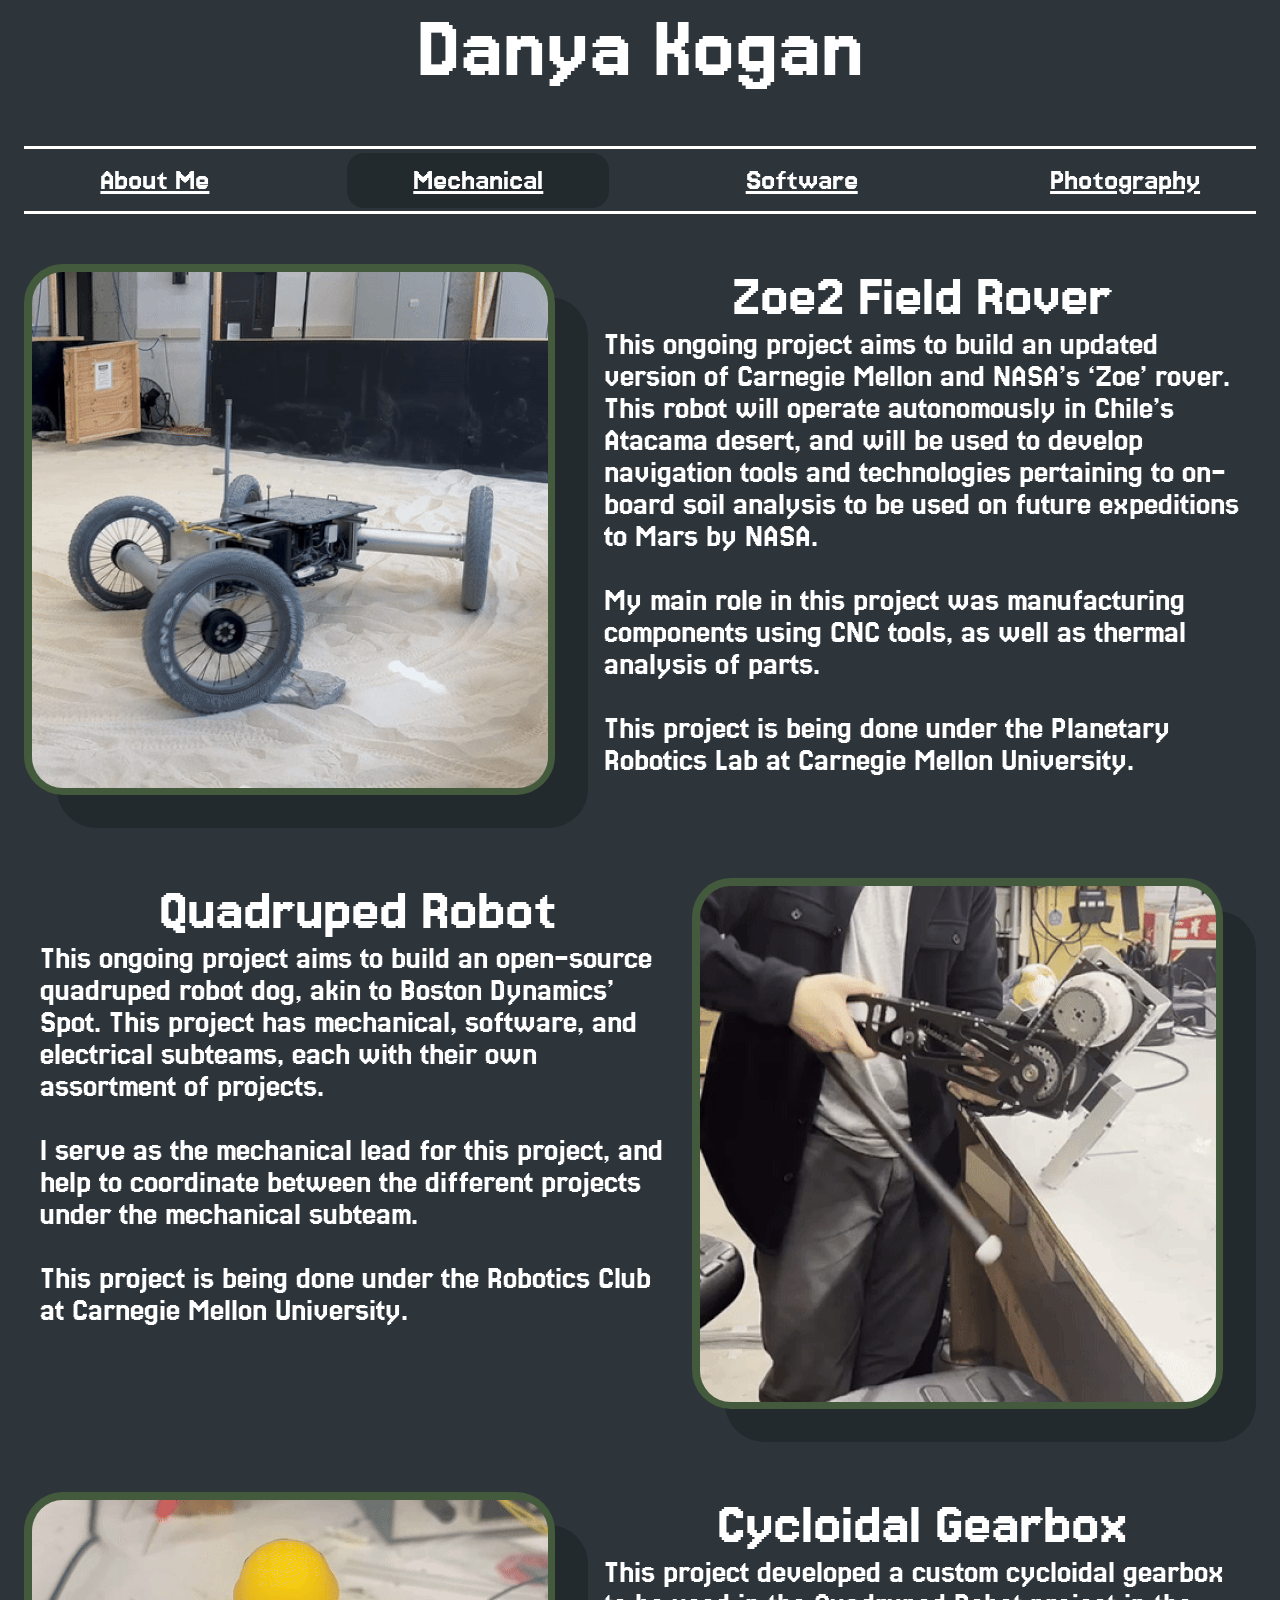
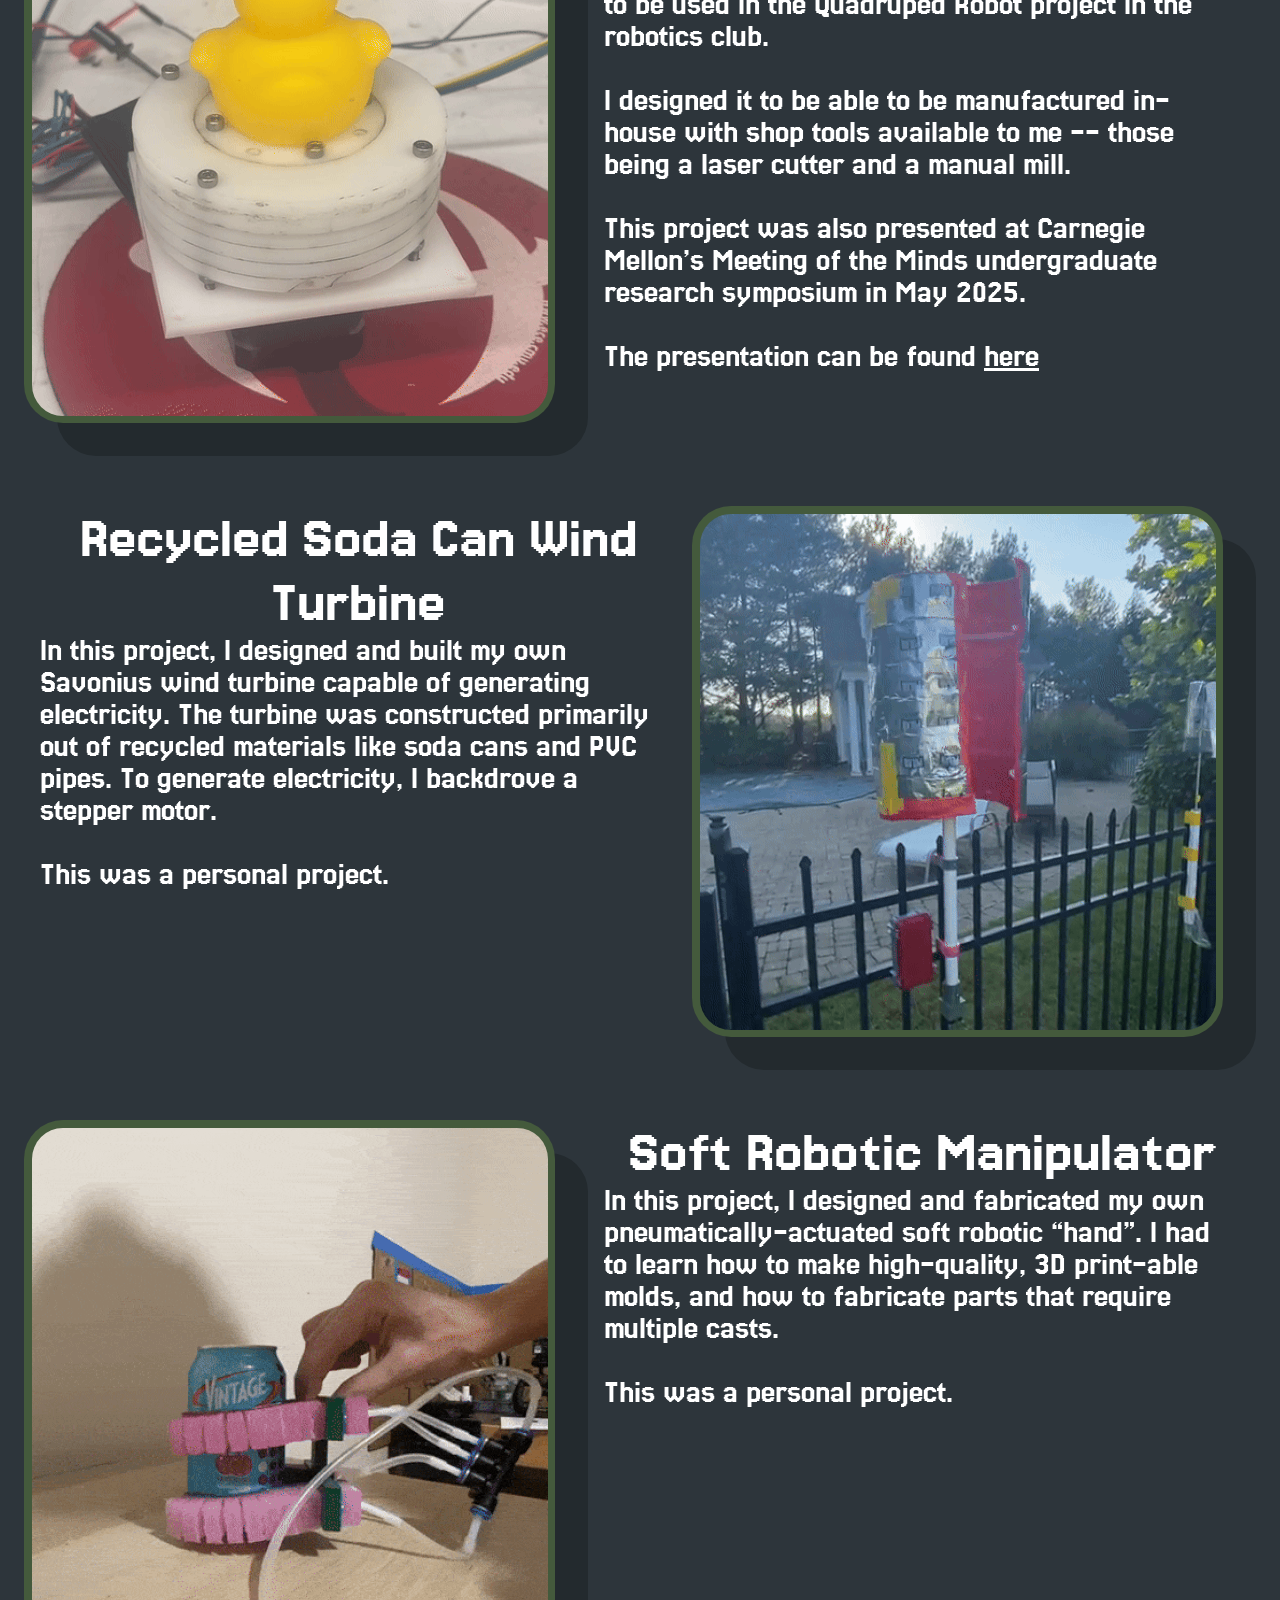
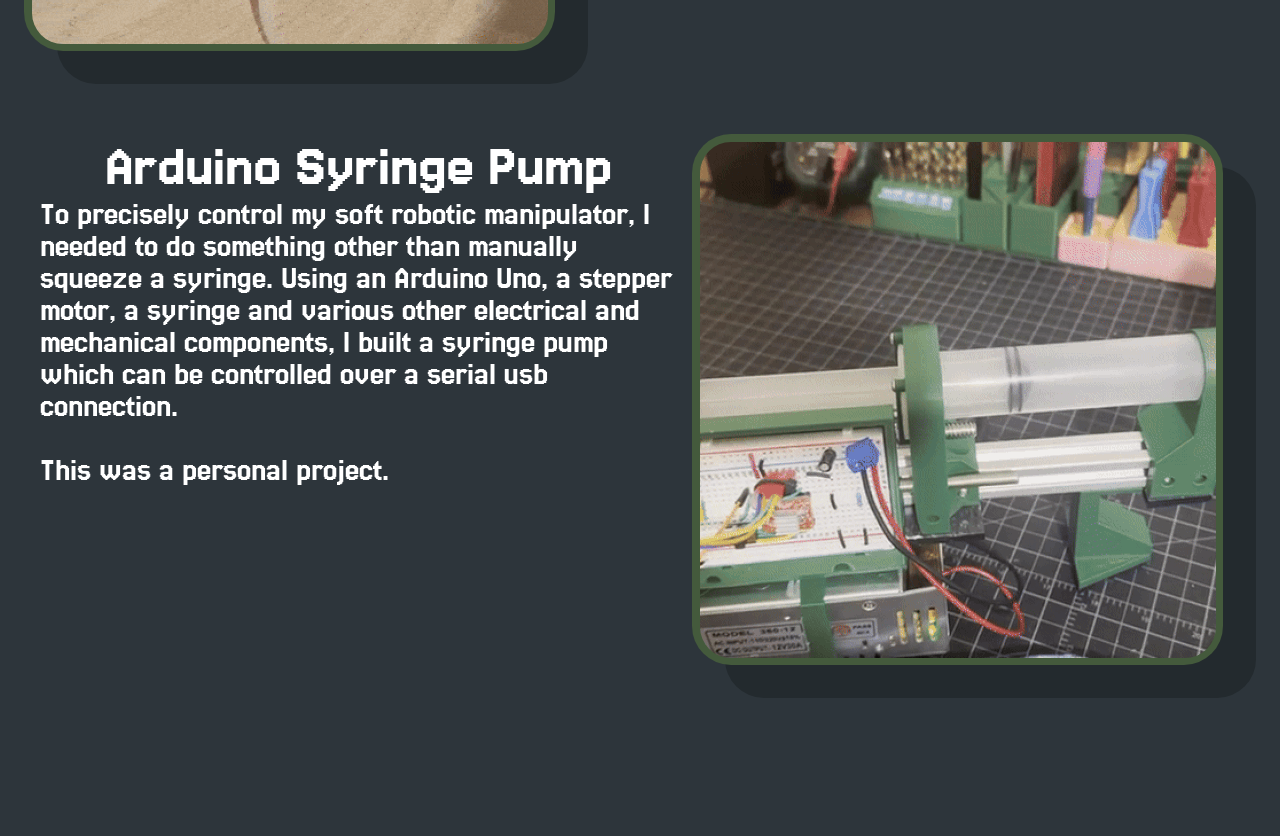
<file: old/mechanical.html>
<!DOCTYPE html><html>
    <head>
        <link rel="preconnect" href="https://fonts.googleapis.com">
        <link rel="preconnect" href="https://fonts.gstatic.com" crossorigin>
        <link href="https://fonts.googleapis.com/css2?family=Jersey+25&display=swap" rel="stylesheet">

        <link rel="preconnect" href="https://fonts.googleapis.com">
        <link rel="preconnect" href="https://fonts.gstatic.com" crossorigin>
        <link href="https://fonts.googleapis.com/css2?family=Jersey+15&family=Jersey+25&display=swap" rel="stylesheet">

        <link href="css/main.css" rel="stylesheet" />
        <title>Document</title>
    </head>
    
    <body>
        <div class="background">
            <div class="parent">
                <div class="title jersey-15-regular">Danya Kogan</div>
                <div class="bar">
                    <a href="index.html" class="menuItem">About Me</a>
                    <a href="mechanical.html" class="menuItemSelected">Mechanical</a>
                    <a href="software.html" class="menuItem">Software</a>
                    <a href="photography.html" class="menuItem">Photography</a>
                </div>

                <!-- Zoe2 -->
                <div class="item">
                    <div class="imageSquare">
                        <div class="shadowSquare"></div>
                        <div class="greenSquare">
                            <img src="images/zoe.gif" class="imageRoundCorners"/>
                        </div>
                    </div>

                    <div class="projectWords">
                        <div class="projectTitle">Zoe2 Field Rover</div>
                        <div class="projectDescription">
                            This ongoing project aims to build an updated version of Carnegie Mellon and NASA’s ‘Zoe’ rover. This robot will operate autonomously in Chile’s Atacama desert, and will be used to develop navigation tools and technologies pertaining to on-board soil analysis to be used on future expeditions to Mars by NASA. 
                            <br><br>
                            My main role in this project was manufacturing components using CNC tools, as well as thermal analysis of parts. 
                            <br><br>
                            This project is being done under the Planetary Robotics Lab at Carnegie Mellon University.
                        </div>

                    </div>

                </div>
                <!-- Quadrupeds -->
                <div class="item">

                    <div class="projectWords">
                        <div class="projectTitle">Quadruped Robot</div>
                        <div class="projectDescription">
                            This ongoing project aims to build an open-source quadruped robot dog, akin to Boston Dynamics’ Spot. This project has mechanical, software, and electrical subteams, each with their own assortment of projects.
                            <br><br>
                            I serve as the mechanical lead for this project, and help to coordinate between the different projects under the mechanical subteam. 
                            <br><br>
                            This project is being done under the Robotics Club at Carnegie Mellon University.
                        </div>

                    </div>

                    <div class="imageSquare">
                        <div class="shadowSquare"></div>
                        <div class="greenSquare">
                            <img src="images/leg.gif" class="imageRoundCorners"/>
                        </div>
                    </div>

                </div>
                <!-- Cycloidal -->
                <div class="item">
                    <div class="imageSquare">
                        <div class="shadowSquare"></div>
                        <div class="greenSquare">
                            <img src="images/gearbox.gif" class="imageRoundCorners"/>
                        </div>
                    </div>

                    <div class="projectWords">
                        <div class="projectTitle">Cycloidal Gearbox</div>
                        <div class="projectDescription">
                            This project developed a custom cycloidal gearbox to be used in the Quadruped Robot project in the robotics club. 
                            <br><br>
                            I designed it to be able to be manufactured in-house with shop tools available to me -- those being a laser cutter and a manual mill.
                            <br><br>
                            This project was also presented at Carnegie Mellon’s Meeting of the Minds undergraduate research symposium in May 2025. 
                            <br><br>
                            The presentation can be found
                            <a href="cycloidal-gearbox-presentation.pdf" style="color:white">here</a>
                        </div>

                    </div>

                </div>
                <!-- Turbine -->
                <div class="item">

                    <div class="projectWords">
                        <div class="projectTitle">Recycled Soda Can Wind Turbine</div>
                        <div class="projectDescription">
                            In this project, I designed and built my own Savonius wind turbine capable of generating electricity. The turbine was constructed primarily out of recycled materials like soda cans and PVC pipes. To generate electricity, I backdrove a stepper motor.
                            <br><br>
                            This was a personal project.
                        </div>

                    </div>

                    <div class="imageSquare">
                        <div class="shadowSquare"></div>
                        <div class="greenSquare">
                            <img src="images/turbine.gif" class="imageRoundCorners"/>
                        </div>
                    </div>

                </div>
                <!-- Soro Manipulator -->
                <div class="item">
                    <div class="imageSquare">
                        <div class="shadowSquare"></div>
                        <div class="greenSquare">
                            <img src="images/manipulator.gif" class="imageRoundCorners"/>
                        </div>
                    </div>

                    <div class="projectWords">
                        <div class="projectTitle">Soft Robotic Manipulator</div>
                        <div class="projectDescription">
                            In this project, I designed and fabricated my own pneumatically-actuated soft robotic “hand”. I had to learn how to make high-quality, 3D print-able molds, and how to fabricate parts that require multiple casts. 
                            <br><br>
                            This was a personal project.

                        </div>

                    </div>

                </div>
                <!-- Syringe Pump -->
                <div class="item">

                    <div class="projectWords">
                        <div class="projectTitle">Arduino Syringe Pump</div>
                        <div class="projectDescription">
                            To precisely control my soft robotic manipulator, I needed to do something other than manually squeeze a syringe. Using an Arduino Uno, a stepper motor, a syringe and various other electrical and mechanical components, I built a syringe pump which can be controlled over a serial usb connection.
                            <br><br>
                            This was a personal project.
                        </div>

                    </div>

                    <div class="imageSquare">
                        <div class="shadowSquare"></div>
                        <div class="greenSquare">
                            <img src="images/pump.gif" class="imageRoundCorners"/>
                        </div>
                    </div>

                </div>


            </div>
        </div>
    </body>
</html>
</file>
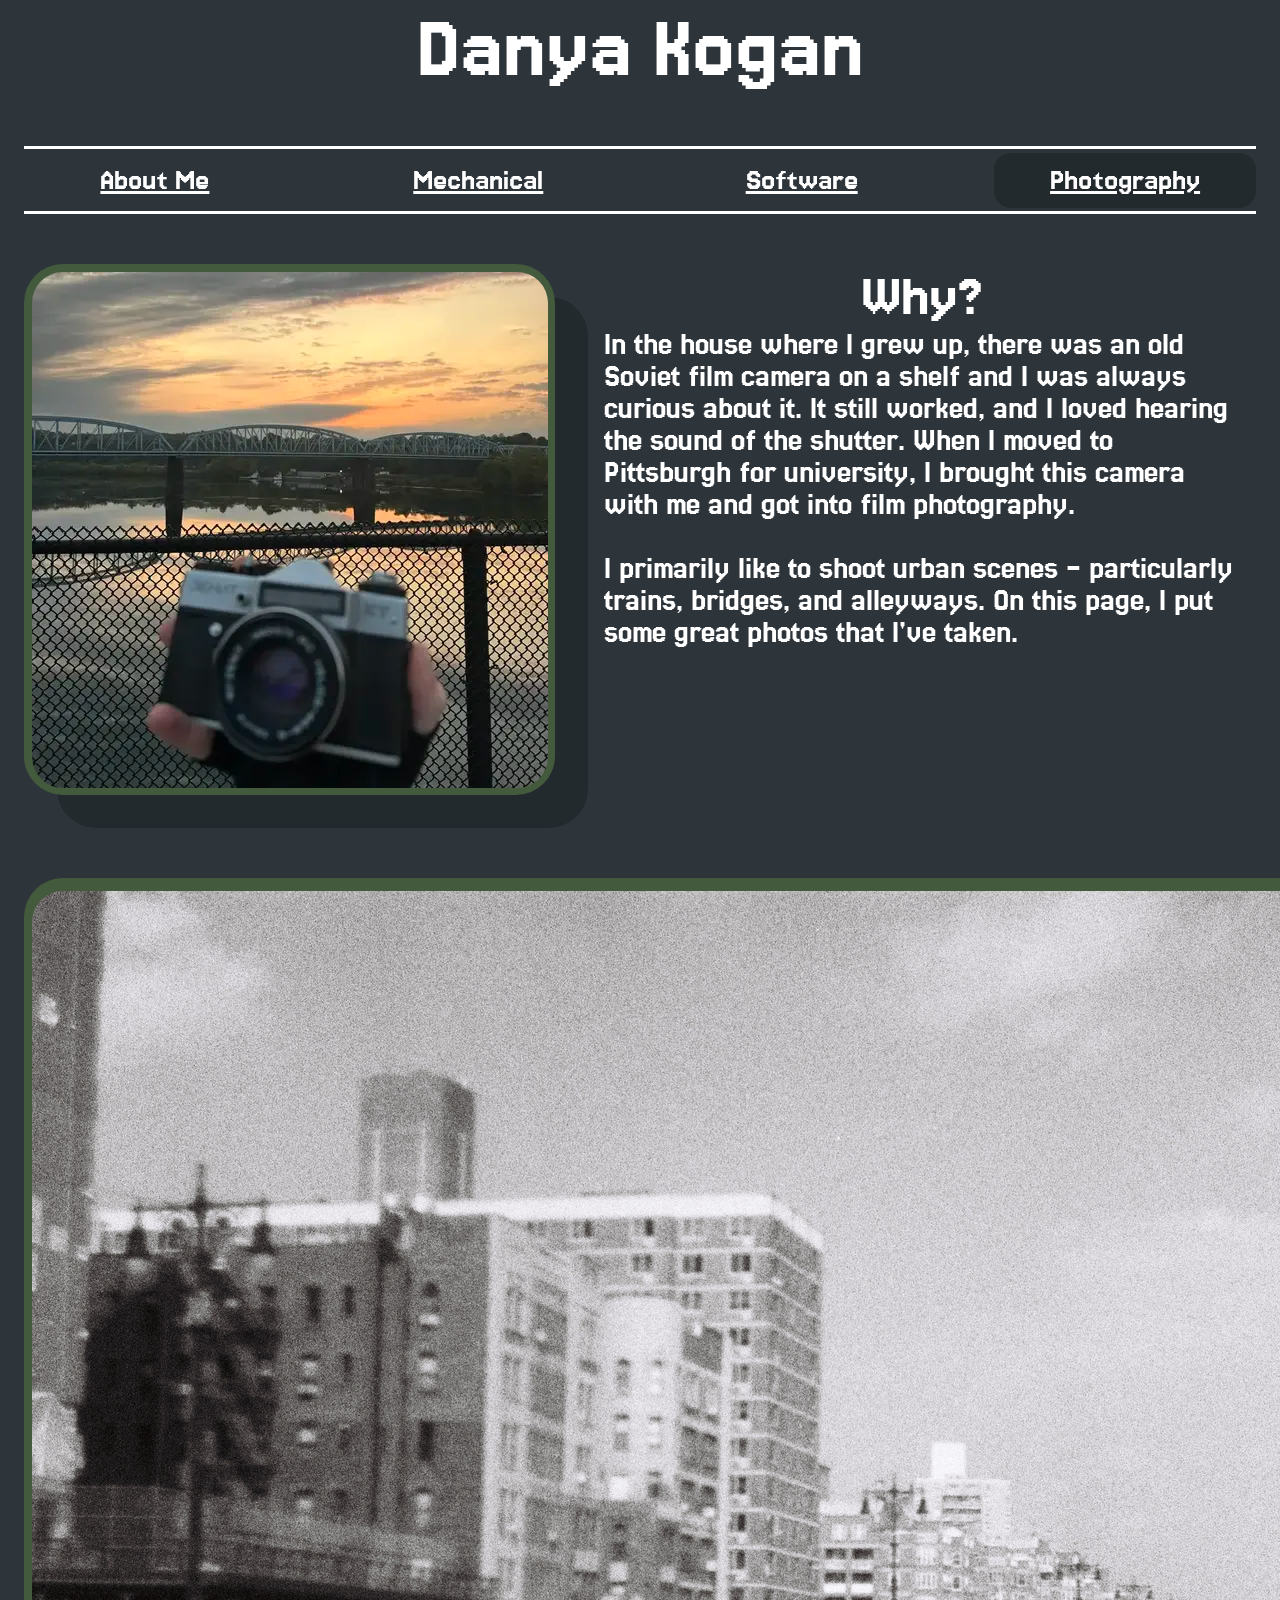
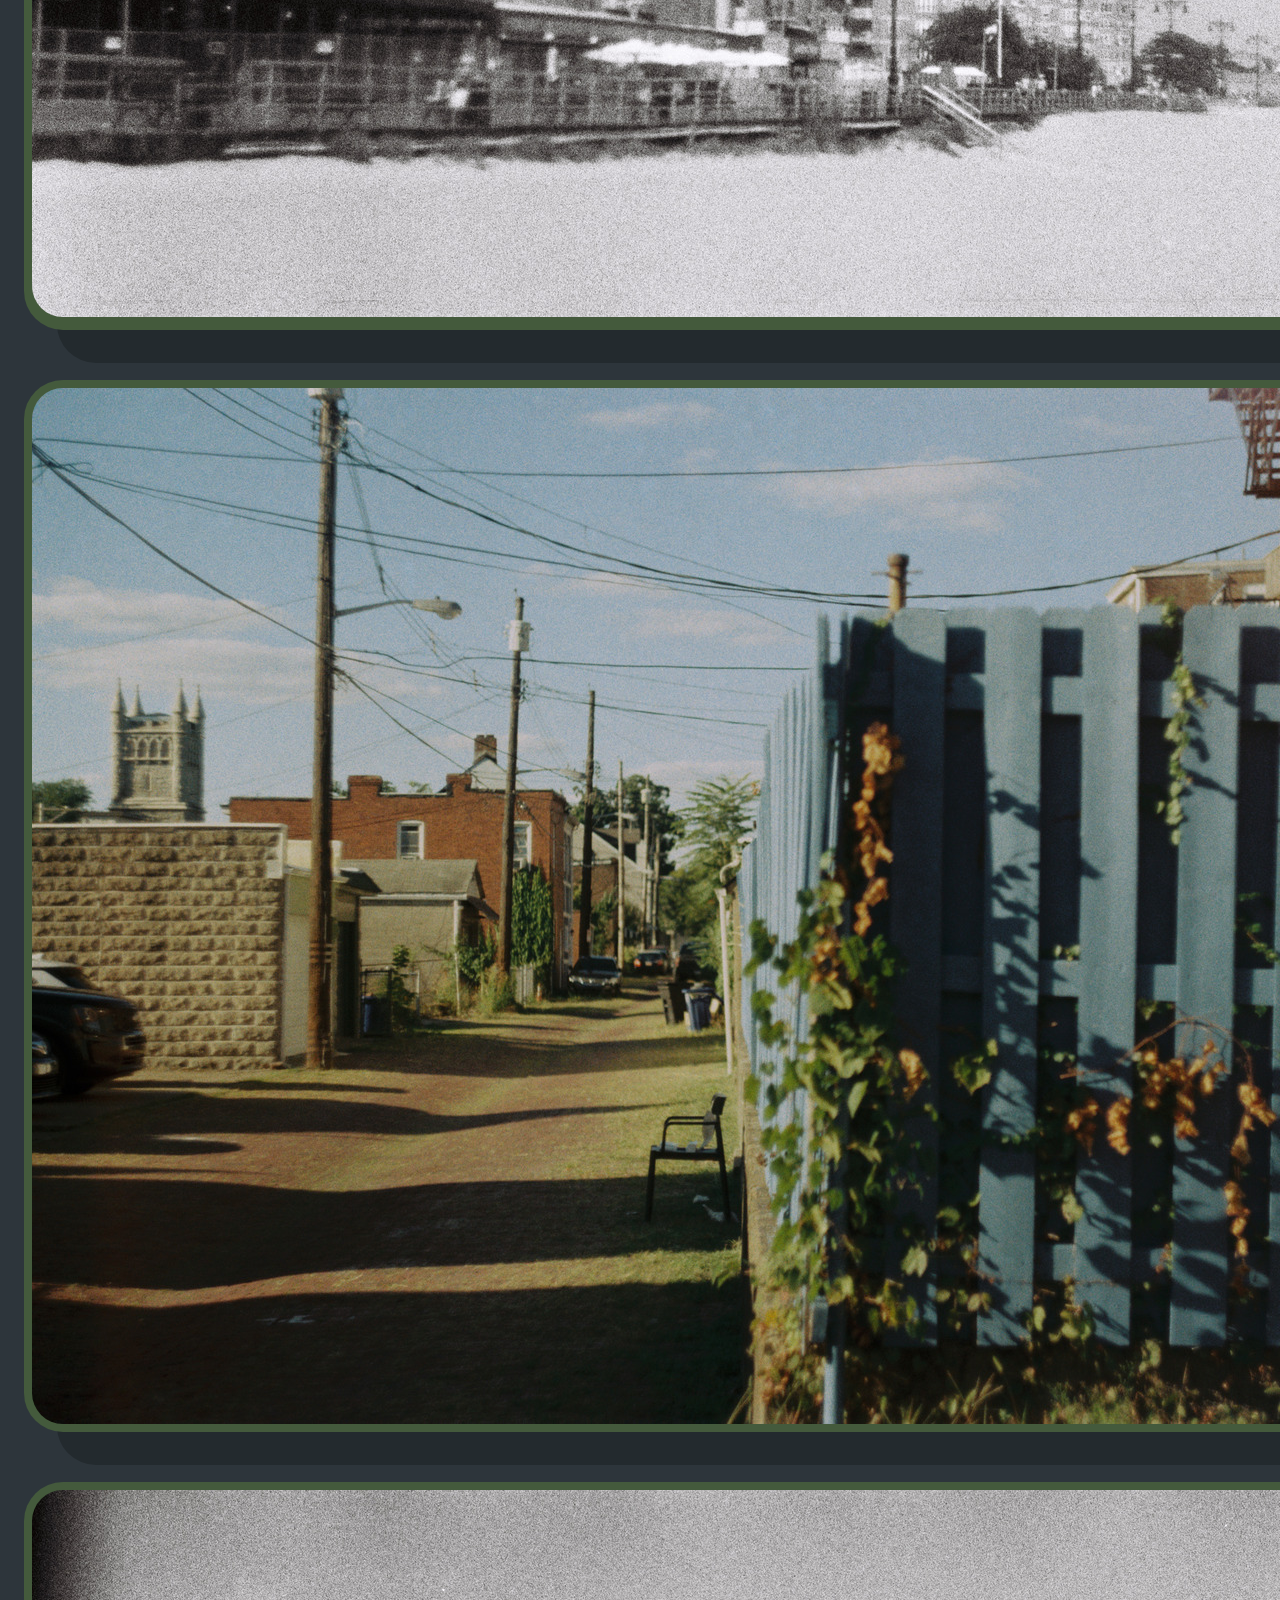
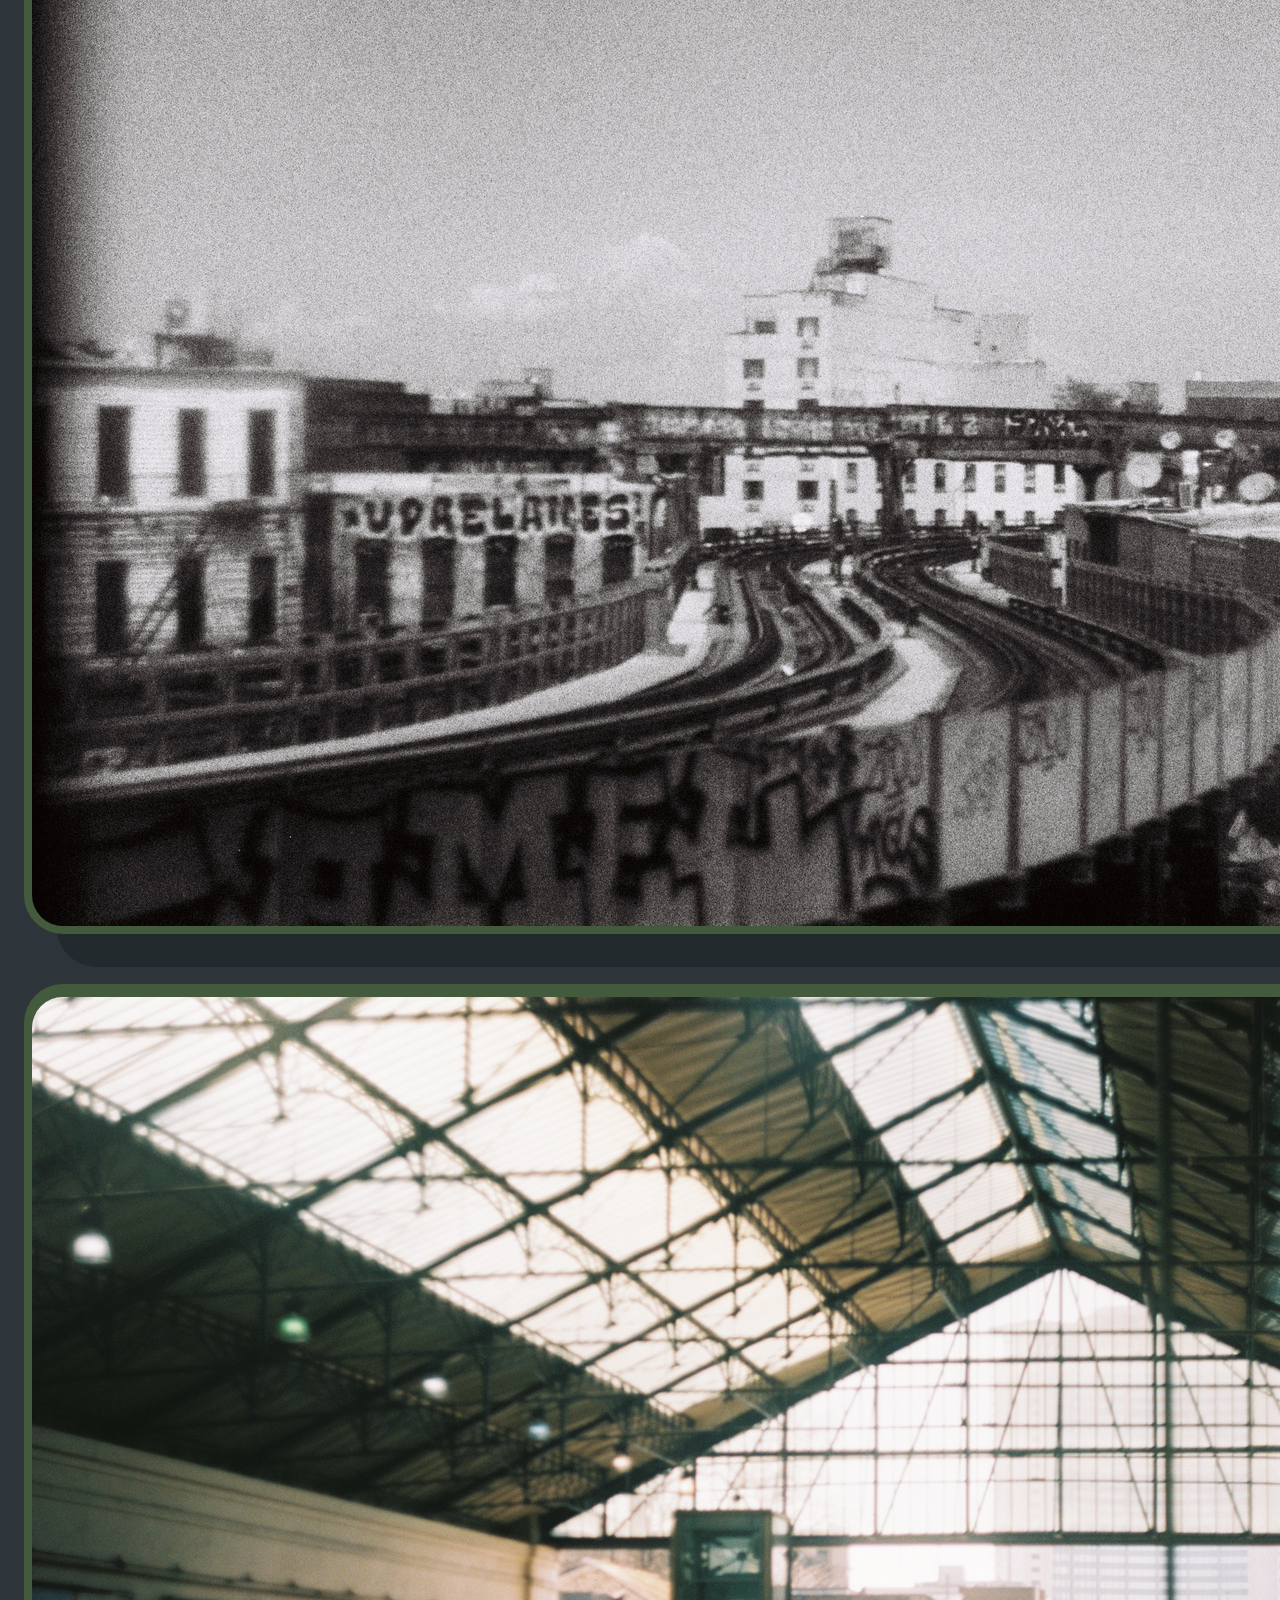
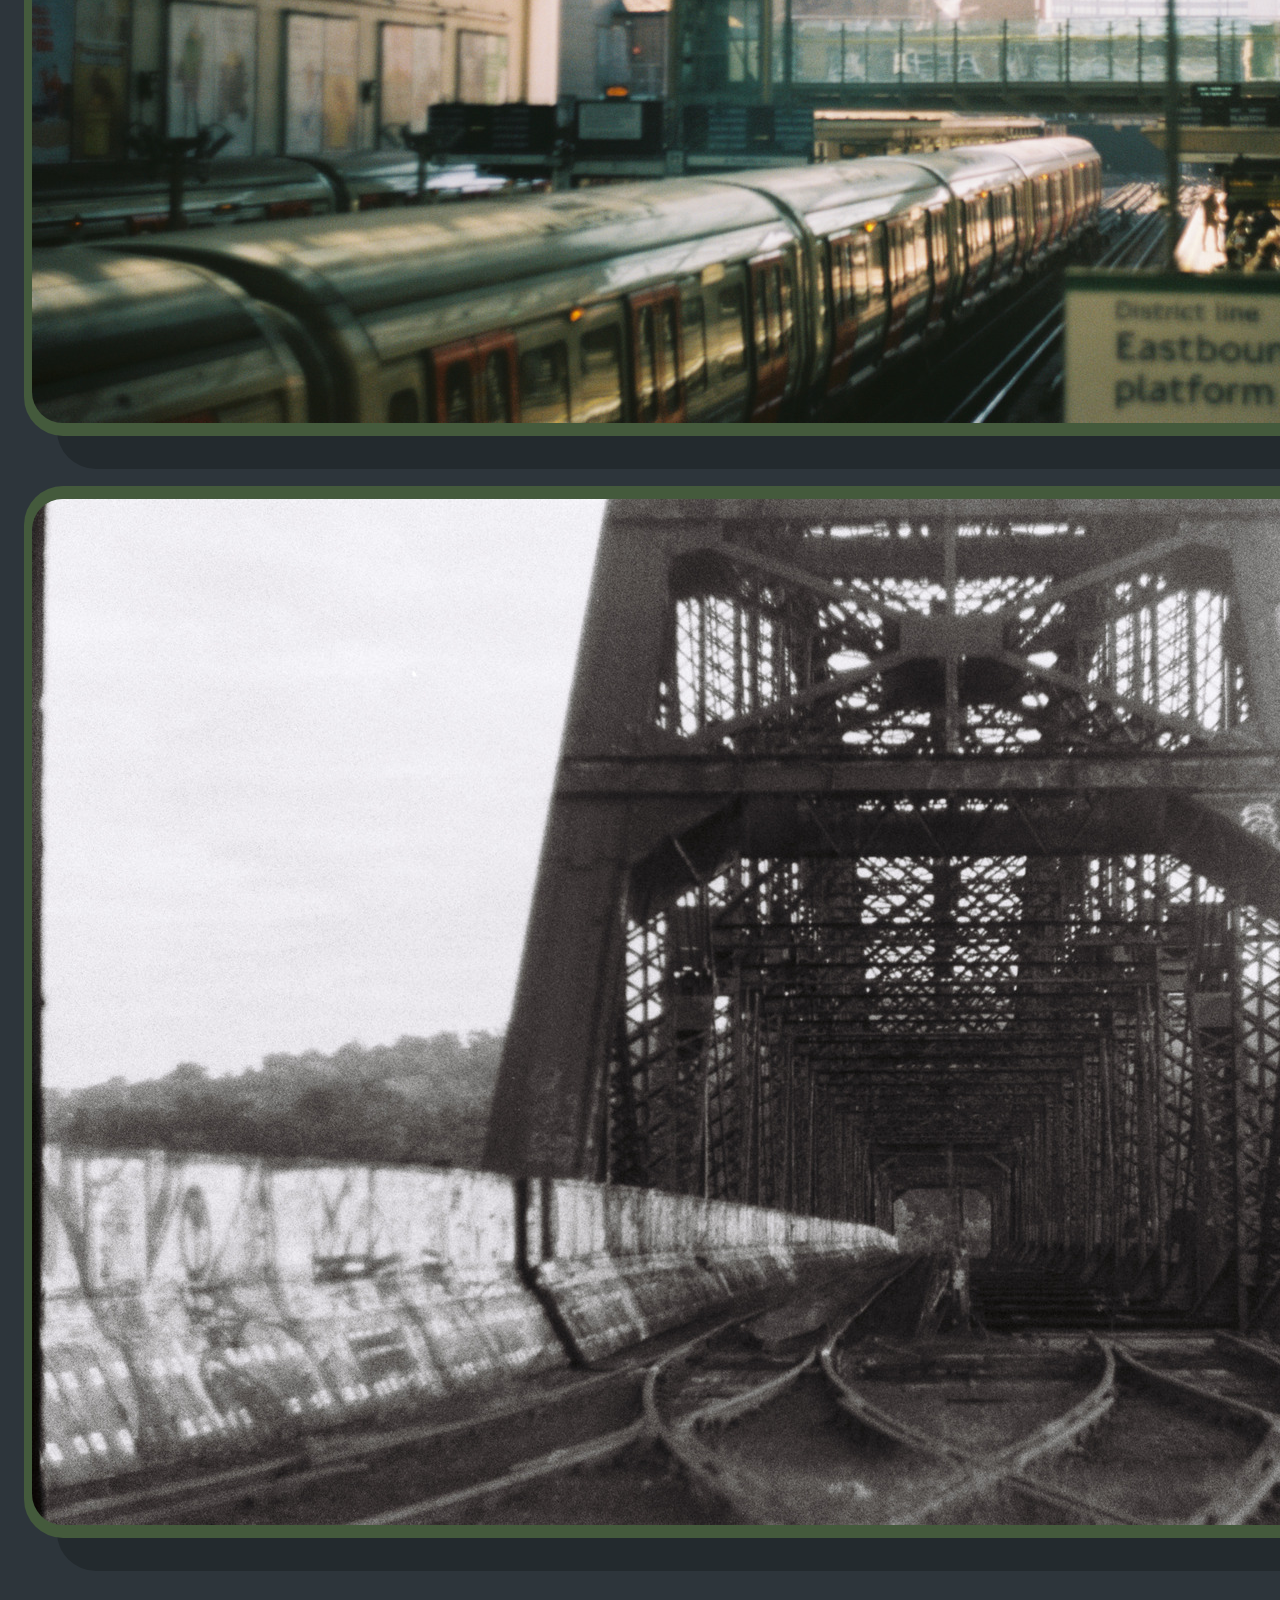
<file: old/photography.html>
<!DOCTYPE html><html>
    <head>
        <link rel="preconnect" href="https://fonts.googleapis.com">
        <link rel="preconnect" href="https://fonts.gstatic.com" crossorigin>
        <link href="https://fonts.googleapis.com/css2?family=Jersey+25&display=swap" rel="stylesheet">

        <link rel="preconnect" href="https://fonts.googleapis.com">
        <link rel="preconnect" href="https://fonts.gstatic.com" crossorigin>
        <link href="https://fonts.googleapis.com/css2?family=Jersey+15&family=Jersey+25&display=swap" rel="stylesheet">

        <link href="css/main.css" rel="stylesheet" />
        <title>Document</title>
    </head>
    
    <body>
        <div class="background" style="height:6500px">
            <div class="parent">
                <div class="title jersey-15-regular">Danya Kogan</div>
                <div class="bar">
                    <a href="index.html" class="menuItem">About Me</a>
                    <a href="mechanical.html" class="menuItem">Mechanical</a>
                    <a href="software.html" class="menuItem">Software</a>
                    <a href="photography.html" class="menuItemSelected">Photography</a>
                </div>

                <!-- Me -->
                <div class="item">
                    <div class="imageSquare">
                        <div class="shadowSquare"></div>
                        <div class="greenSquare">
                            <img src="images/camera.webp" class="imageRoundCorners"/>
                        </div>
                    </div>

                    <div class="projectWords">
                        <div class="projectTitle">Why?</div>
                        <div class="projectDescription">
                            In the house where I grew up, there was an old Soviet film camera on a shelf and I was always curious about it. It still worked, and I loved hearing the sound of the shutter. When I moved to Pittsburgh for university, I brought this camera with me and got into film photography. 
                            <br><br>
                            I primarily like to shoot urban scenes - particularly trains, bridges, and alleyways. On this page, I put some great photos that I've taken.
                        </div>

                    </div>

                </div>

                <div class="item">
                    <div class="photoImageSquare">
                        <div class="photoShadowSquare"></div>
                        <div class="photoGreenSquare">
                            <img src="photography/brighton.jpg" class="imageRoundCorners"/>
                        </div>

                    </div>
                </div>

                <div class="item">
                    <div class="photoImageSquare">
                        <div class="photoShadowSquare"></div>
                        <div class="photoGreenSquare">
                            <img src="photography/fence.jpg" class="imageRoundCorners"/>
                        </div>

                    </div>
                </div>

                <div class="item">
                    <div class="photoImageSquare">
                        <div class="photoShadowSquare"></div>
                        <div class="photoGreenSquare">
                            <img src="photography/curveTracks.jpg" class="imageRoundCorners"/>
                        </div>

                    </div>
                </div>

                <div class="item">
                    <div class="photoImageSquare">
                        <div class="photoShadowSquare"></div>
                        <div class="photoGreenSquare">
                            <img src="photography/london.jpg" class="imageRoundCorners"/>
                        </div>

                    </div>
                </div>

                <div class="item">
                    <div class="photoImageSquare">
                        <div class="photoShadowSquare"></div>
                        <div class="photoGreenSquare">
                            <img src="photography/hotmetal.jpg" class="imageRoundCorners"/>
                        </div>

                    </div>
                </div>

            </div>
        </div>
    </body>
</html>
</file>
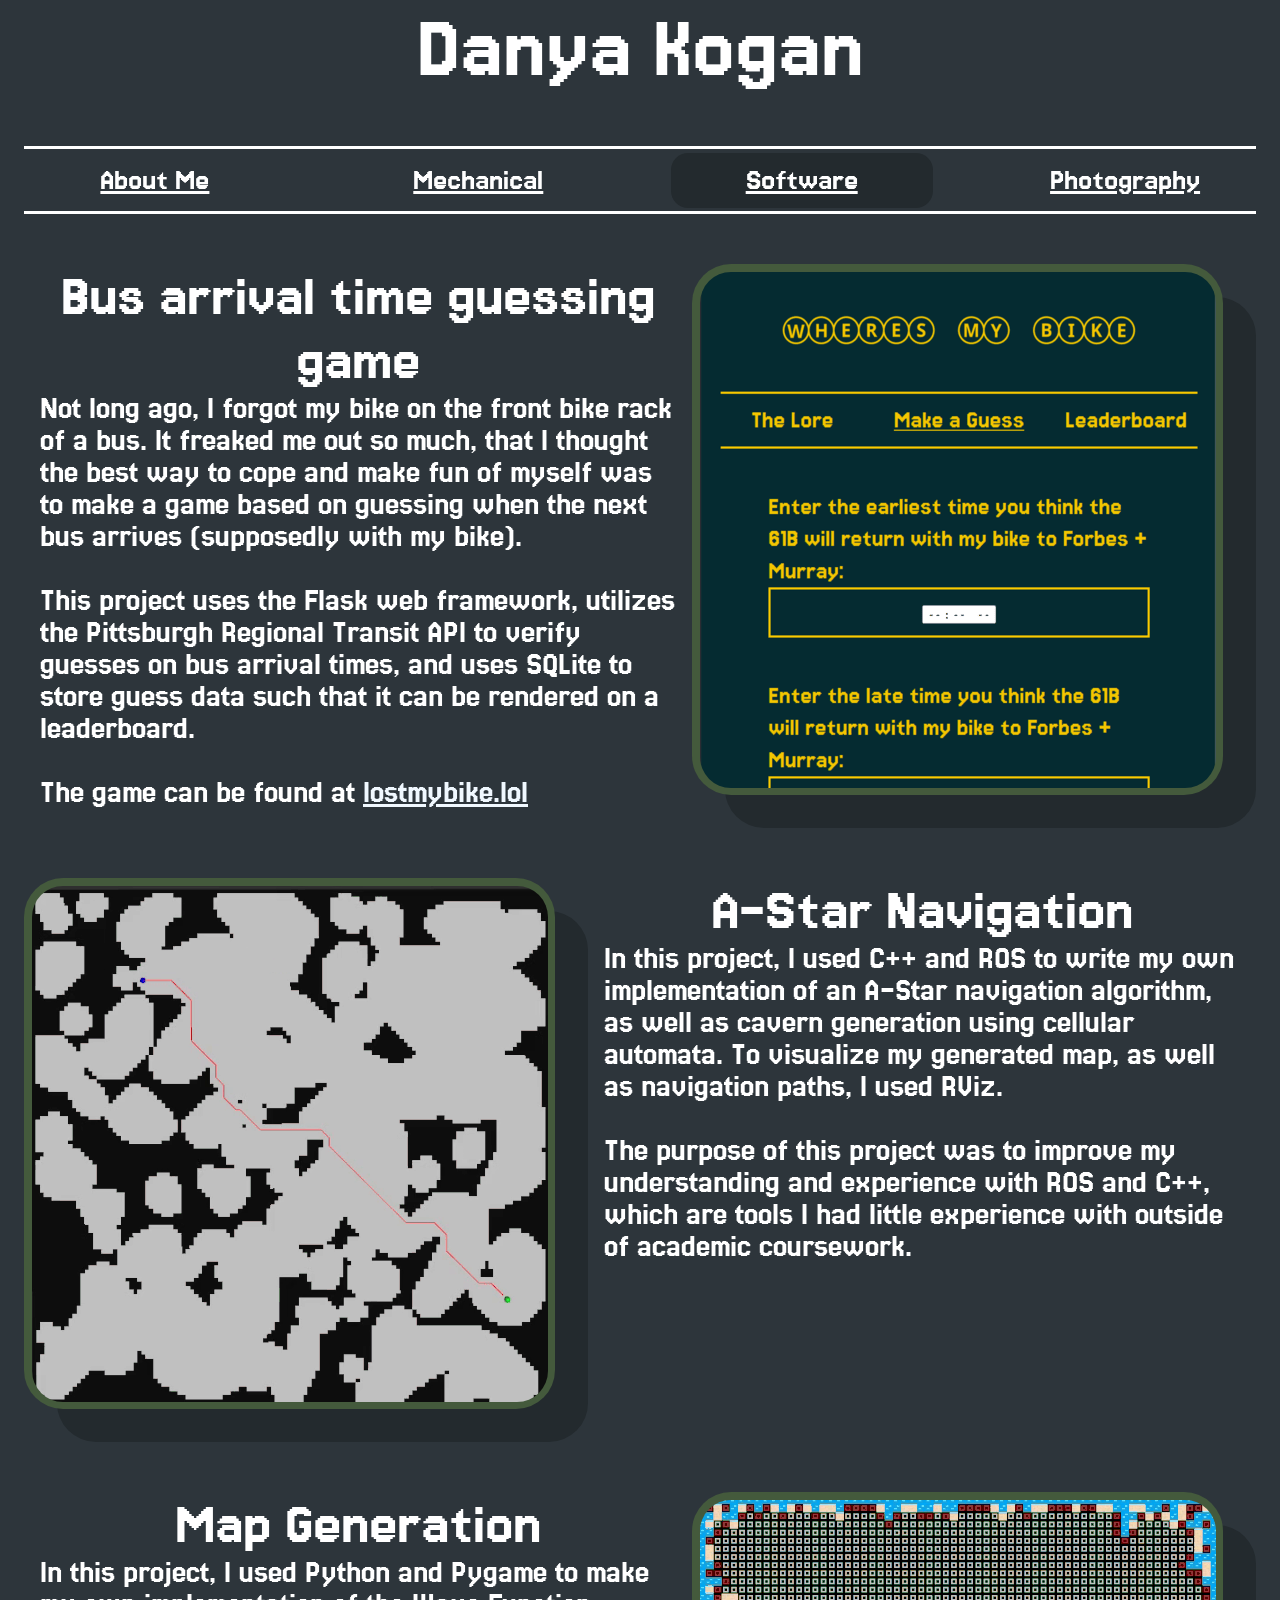
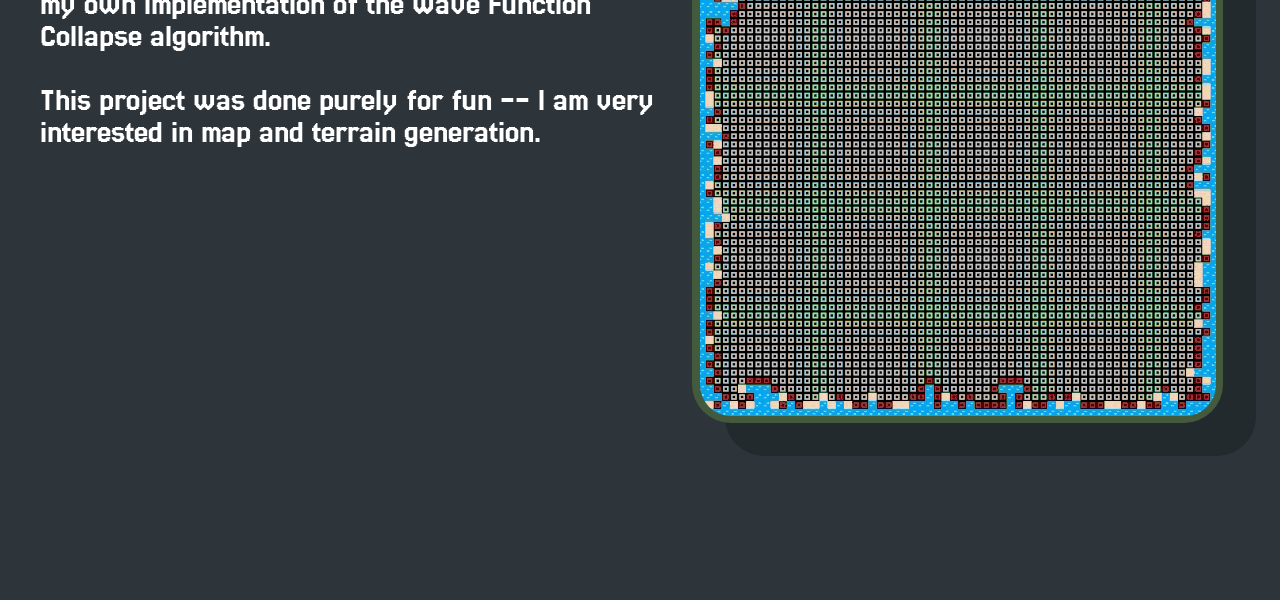
<file: old/software.html>
<!DOCTYPE html><html>
    <head>
        <link rel="preconnect" href="https://fonts.googleapis.com">
        <link rel="preconnect" href="https://fonts.gstatic.com" crossorigin>
        <link href="https://fonts.googleapis.com/css2?family=Jersey+25&display=swap" rel="stylesheet">

        <link rel="preconnect" href="https://fonts.googleapis.com">
        <link rel="preconnect" href="https://fonts.gstatic.com" crossorigin>
        <link href="https://fonts.googleapis.com/css2?family=Jersey+15&family=Jersey+25&display=swap" rel="stylesheet">

        <link href="css/main.css" rel="stylesheet" />
        <title>Document</title>
    </head>
    
    <body>
        <div class="background" style="height:2200px">
            <div class="parent">
                <div class="title jersey-15-regular">Danya Kogan</div>
                <div class="bar">
                    <a href="index.html" class="menuItem">About Me</a>
                    <a href="mechanical.html" class="menuItem">Mechanical</a>
                    <a href="software.html" class="menuItemSelected">Software</a>
                    <a href="photography.html" class="menuItem">Photography</a>
                </div>

                <!-- Mapgen -->
                <div class="item">

                    <div class="projectWords">
                        <div class="projectTitle">Bus arrival time guessing game</div>
                        <div class="projectDescription">
                            Not long ago, I forgot my bike on the front bike rack of a bus. It freaked me out so much, that I thought the best way to cope and make fun of myself was to make a game based on guessing when the next bus arrives (supposedly with my bike).
                            <br><br>
                            This project uses the Flask web framework, utilizes the Pittsburgh Regional Transit API to verify guesses on bus arrival times, and uses SQLite to store guess data such that it can be rendered on a leaderboard.
                            <br><br>
                            The game can be found at <a href="https://lostmybike.lol/guess" style="color:aliceblue">lostmybike.lol </a> 
                        </div>

                    </div>

                    <div class="imageSquare">
                        <div class="shadowSquare"></div>
                        <div class="greenSquare">
                            <img src="images/bus_game.png" class="imageRoundCorners"/>
                        </div>
                    </div>

                </div>


                <!-- Astar -->
                <div class="item">
                    <div class="imageSquare">
                        <div class="shadowSquare"></div>
                        <div class="greenSquare">
                            <img src="images/astar.gif" class="imageRoundCorners"/>
                        </div>
                    </div>

                    <div class="projectWords">
                        <div class="projectTitle">A-Star Navigation</div>
                        <div class="projectDescription">
                            In this project, I used C++ and ROS to write my own implementation of an A-Star navigation algorithm, as well as cavern generation using cellular automata. To visualize my generated map, as well as navigation paths, I used RViz.
                            <br><br>
                            The purpose of this project was to improve my understanding and experience with ROS and C++, which are tools I had little experience with outside of academic coursework.

                        </div>

                    </div>

                </div>
                <!-- Mapgen -->
                <div class="item">

                    <div class="projectWords">
                        <div class="projectTitle">Map Generation</div>
                        <div class="projectDescription">
                            In this project, I used Python and Pygame to make my own implementation of the Wave Function Collapse algorithm.
                            <br><br>
                            This project was done purely for fun -- I am very interested in map and terrain generation.

                        </div>

                    </div>

                    <div class="imageSquare">
                        <div class="shadowSquare"></div>
                        <div class="greenSquare">
                            <img src="images/worldgen.gif" class="imageRoundCorners"/>
                        </div>
                    </div>

                </div>


            </div>
        </div>
    </body>
</html>
</file>
<file: old/css/main.css>
* {
  box-sizing: border-box;
}
body {
  font-size: 14px;
}

.jersey-25-regular {
  font-family: "Jersey 25", sans-serif;
  font-weight: 400;
  font-style: normal;
}

.jersey-15-regular {
  font-family: "Jersey 15", sans-serif;
  font-weight: 400;
  font-style: normal;
}

.parent {
    height: 100%;
    margin-left: 24px;
    margin-right: 24px;
}

.background {
    width: 100%;
    height: 4036px;
    background: rgba(45,53,59,1);
    opacity: 1;
    position: absolute;
    top: 0px;
    left: 0px;
    overflow: hidden;
}

.title{
    text-align: center;
    margin: auto;
    width: 100%;
    height: 146px;
    top: 9px;
    font-family: Jersey 25;
    font-size: 96px;
    flex-direction: row;
    gap: 0;
    color: #ffffff;
}

.bar{
    margin: auto;
    width: 100%;  
    border-top: solid #ffffff 3px;
    border-bottom: solid #ffffff 3px;
    height: 68px;
    text-align: center;
    font-family: Jersey 25;
    font-size: 32px;
    flex-direction: row;
    align-items:center;

    display: flex;
    justify-content: center;
    gap: 5%;
}

.menuItemSelected{
  width: 330px;
  height: 55px;
  background: rgba(35,42,46,1);
  opacity: 1;
  border-top-left-radius: 17px;
  border-top-right-radius: 17px;
  border-bottom-left-radius: 17px;
  border-bottom-right-radius: 17px;
  overflow: hidden;

  font-size: 32;
  color: #ffffff;
  font-family: "Jersey 15", sans-serif;
  font-weight: 400;
  font-style: normal;

  display: flex;
  align-items: center; 
  justify-content: center; 

}

.menuItem{
  width: 330px;
  height: 55px;
  border-top-left-radius: 17px;
  border-top-right-radius: 17px;
  border-bottom-left-radius: 17px;
  border-bottom-right-radius: 17px;
  overflow: hidden;

  font-size: 32;
  color: #ffffff;
  font-family: "Jersey 15", sans-serif;
  font-weight: 400;
  font-style: normal;

  display: flex;
  align-items: center; 
  justify-content: center; 

}

.item{
  width: 100%;
  padding-top: 50px;

  display: flex;

}

.imageSquare{
  width: 564px;
  height: 564px;
  position: relative;
  padding-right: 16px;
}

.greenSquare{
  width: 531px;
  height: 531px;
  background: rgba(68,90,60,1);
  opacity: 1;
  border-top-left-radius: 39px;
  border-top-right-radius: 39px;
  border-bottom-left-radius: 39px;
  border-bottom-right-radius: 39px;
  overflow: hidden;

  position: absolute;
  top: 0px;
  left: 0px;

  display: flex;
  justify-content: center; /* Horizontal center */
  align-items: center;
}

.shadowSquare{
  width: 531px;
  height: 531px;
  background: rgba(35,42,46,1);
  opacity: 1;
  border-top-left-radius: 39px;
  border-top-right-radius: 39px;
  border-bottom-left-radius: 39px;
  border-bottom-right-radius: 39px;
  overflow: hidden;

  position: absolute;
  top: 33px;
  left: 33px;
}

.projectWords{
  flex: 1;
  box-sizing: border-box;
  height: 564px;
  overflow: hidden;
}

.projectTitle{
  width: 100%;

  font-family: "Jersey 15", sans-serif;
  font-weight: 400;
  font-style: normal;
  font-size: 64px;
  color:#ffffff;
  text-align: center;
}

.projectDescription{
  width: 100%;

  font-family: "Jersey 25", sans-serif;
  font-weight: 400;
  font-style: normal;
  font-size: 32px;
  color:#ffffff;
  text-align: left;

  padding-left: 16px;
  padding-right: 16px;

}

.imageRoundCorners{
  border-top-left-radius: 31px;
  border-top-right-radius: 31px;
  border-bottom-left-radius: 31px;
  border-bottom-right-radius: 31px;
}

.photoGreenSquare{
  width: 1550px;
  height: 1052px;
  background: rgba(68,90,60,1);
  opacity: 1;
  border-top-left-radius: 39px;
  border-top-right-radius: 39px;
  border-bottom-left-radius: 39px;
  border-bottom-right-radius: 39px;
  overflow: hidden;

  position: absolute;
  top: 0px;
  left: 0px;

  display: flex;
  justify-content: center; /* Horizontal center */
  align-items: center;
}

.photoShadowSquare{
  width: 1550px;
  height: 1052px;
  background: rgba(35,42,46,1);
  opacity: 1;
  border-top-left-radius: 39px;
  border-top-right-radius: 39px;
  border-bottom-left-radius: 39px;
  border-bottom-right-radius: 39px;
  overflow: hidden;

  position: absolute;
  top: 33px;
  left: 33px;
}

.photoImageSquare{
  width: 1550px;
  height: 1052px;
  position: relative;
  padding-right: 16px;
}
</file>
